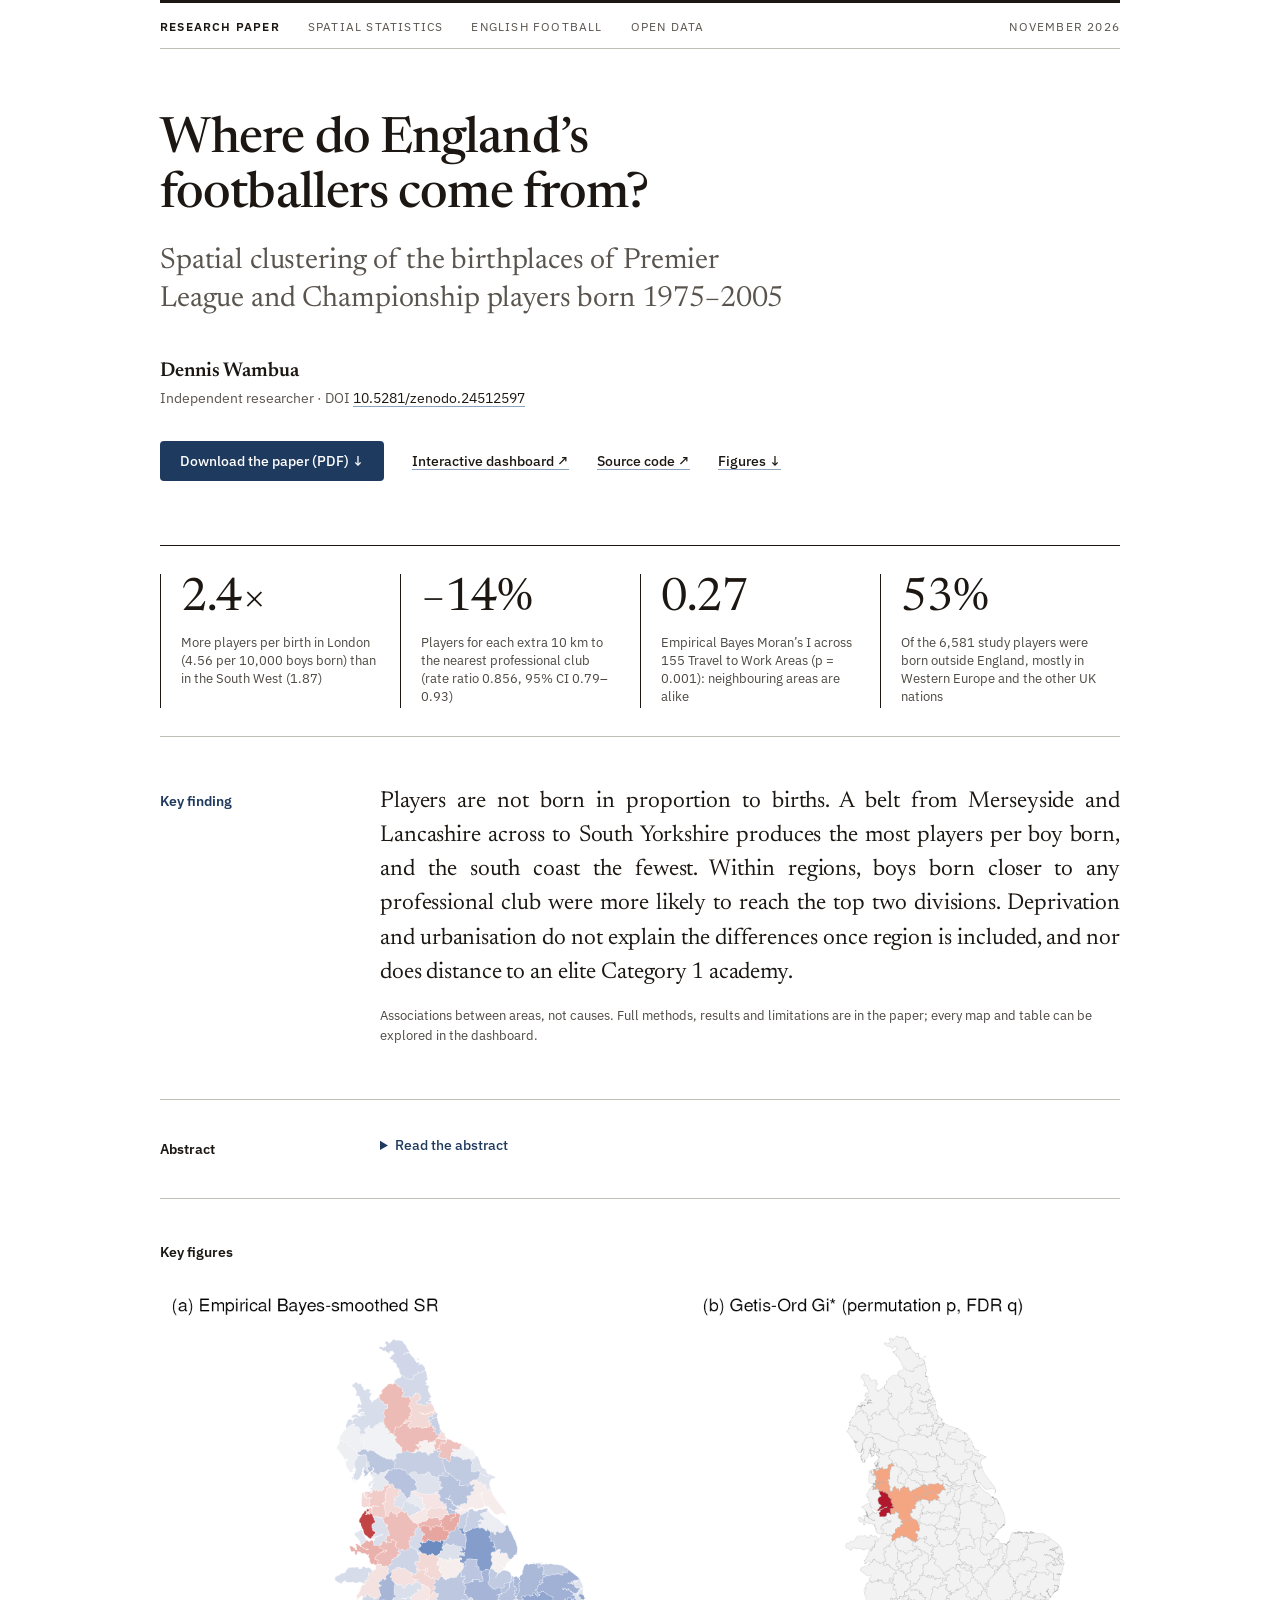
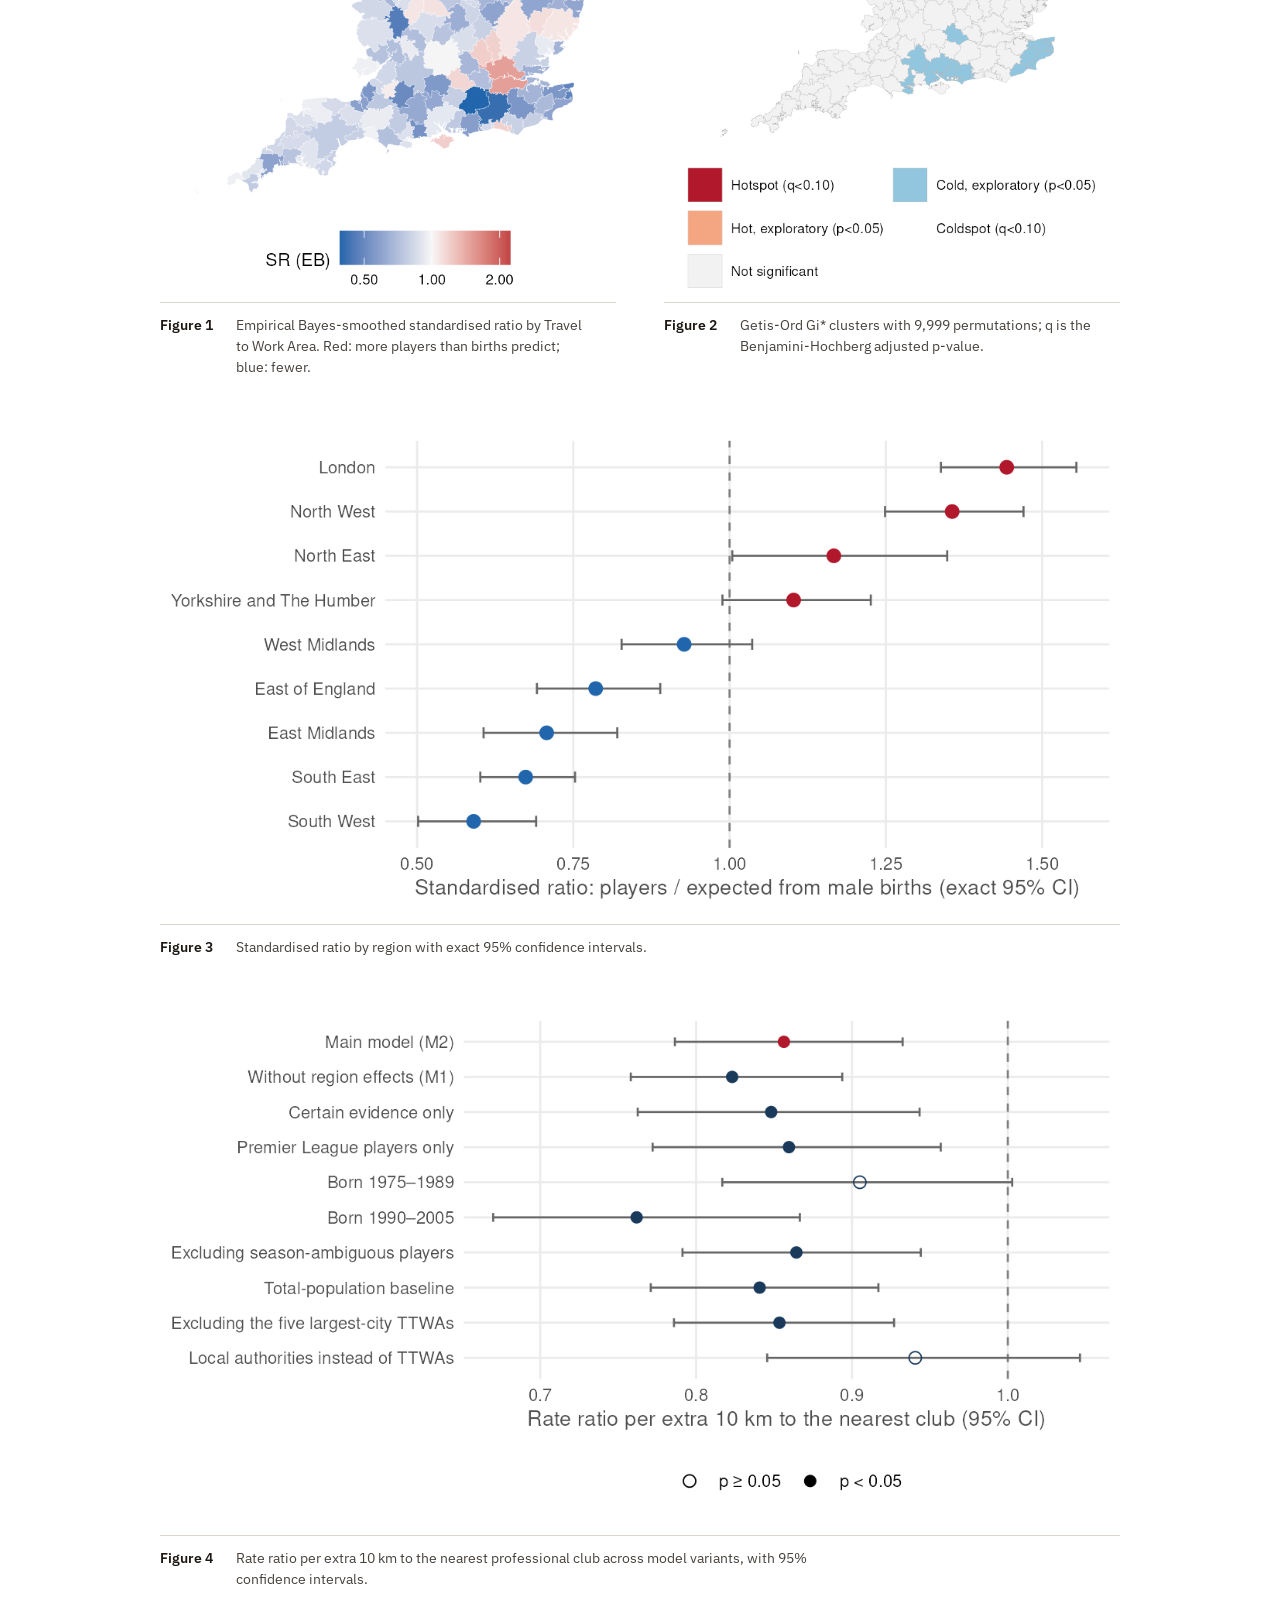
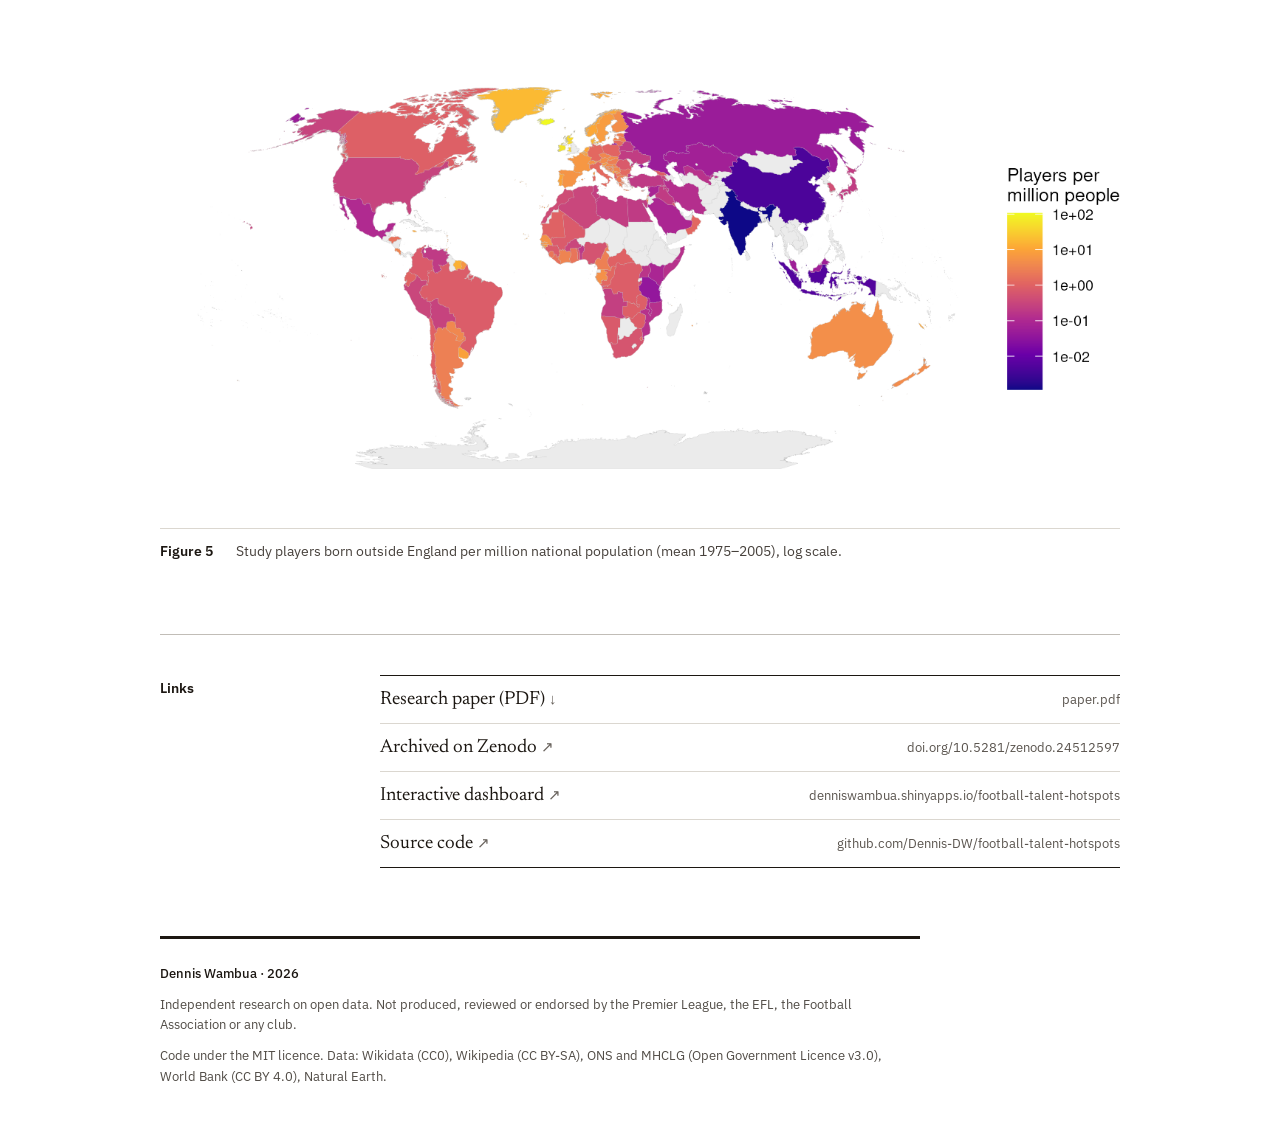
<file: site/index.html>
<!-- Generated by analysis/site/12_build_site.R from analysis/site/template.html. Do not edit. -->
<!DOCTYPE html>
<html lang="en">
<head>
<meta charset="utf-8">
<meta name="viewport" content="width=device-width, initial-scale=1">
<title>Where do England's footballers come from?</title>
<meta name="description" content="Where English-born Premier League and Championship players born 1975–2005 were born, compared with where boys were born. Spatial statistics on open data, with a research paper and an interactive dashboard.">
<meta property="og:title" content="Where do England's footballers come from?">
<meta property="og:description" content="Players are 2.4× as common per birth in London as in the South West, and each extra 10 km to a professional club means 14% fewer. Research paper, code and dashboard.">
<meta property="og:type" content="article">
<meta property="og:url" content="https://dennis-dw.github.io/football-talent-hotspots/">
<!-- Google Scholar (Highwire Press) tags: https://scholar.google.com/intl/en/scholar/inclusion.html -->
<meta name="citation_doi" content="10.5281/zenodo.24512597">
<meta name="DC.identifier" content="doi:10.5281/zenodo.24512597">
<meta name="citation_title" content="Where Do England's Footballers Come From? Spatial Clustering of the Birthplaces of Premier League and Championship Players Born 1975–2005">
<meta name="citation_author" content="Wambua, Dennis">
<meta name="citation_author_institution" content="Independent Researcher">
<meta name="citation_publication_date" content="2026/11/19">
<meta name="citation_language" content="en">
<meta name="citation_pdf_url" content="https://dennis-dw.github.io/football-talent-hotspots/paper.pdf">
<meta name="citation_abstract_html_url" content="https://dennis-dw.github.io/football-talent-hotspots/">
<meta name="citation_keywords" content="spatial epidemiology; football; talent identification; birthplace effect; Getis-Ord; Moran's I; negative binomial; England">
<meta name="DC.title" content="Where Do England's Footballers Come From? Spatial Clustering of the Birthplaces of Premier League and Championship Players Born 1975–2005">
<meta name="DC.creator" content="Wambua, Dennis">
<meta name="DC.date" content="2026-11-19">
<meta name="DC.type" content="Text.Preprint">
<link rel="canonical" href="https://dennis-dw.github.io/football-talent-hotspots/">
<meta property="og:image" content="https://dennis-dw.github.io/football-talent-hotspots/figures/fig_hospital.png">
<meta name="twitter:card" content="summary_large_image">
<link rel="preconnect" href="https://fonts.googleapis.com">
<link rel="preconnect" href="https://fonts.gstatic.com" crossorigin>
<link rel="stylesheet" href="https://fonts.googleapis.com/css2?family=IBM+Plex+Mono:wght@400&family=IBM+Plex+Sans:wght@400;500;600&family=Newsreader:ital,opsz,wght@0,6..72,300..700;1,6..72,300..700&display=swap">
<style>
:root{--accent:#1f3a5f;--hot:#b2182b;--paper:#ffffff;--ink:oklch(0.21 0.012 70);--ink2:oklch(0.45 0.012 70);--ink3:oklch(0.4 0.012 70);--ink4:oklch(0.33 0.012 70);--rule:oklch(0.8 0.01 80);--rule2:oklch(0.88 0.01 80);--box:#f8f9fa;--sans:'IBM Plex Sans',system-ui,sans-serif;--mono:'IBM Plex Mono',monospace}
*{box-sizing:border-box}
html{scroll-behavior:smooth}
body{margin:0;background:var(--paper);color:var(--ink);font-family:'Newsreader',Georgia,'Times New Roman',serif;font-optical-sizing:auto;-webkit-font-smoothing:antialiased;text-rendering:optimizeLegibility}
::selection{background:oklch(0.88 0.04 250)}
a{color:var(--ink);text-decoration-thickness:1px;text-underline-offset:3px;text-decoration-color:oklch(0.5 0.08 250 / .6)}
a:hover{color:var(--accent)}
.page{max-width:1040px;margin:0 auto;padding:0 40px 56px}
.mast{display:flex;flex-wrap:wrap;align-items:baseline;gap:6px 28px;padding:16px 0 14px;border-top:3px solid var(--ink);border-bottom:1px solid var(--rule);font-family:var(--sans);font-size:12px;letter-spacing:.1em;text-transform:uppercase;color:var(--ink2)}
.mast b{font-weight:600;color:var(--ink)}
.mast .date{margin-left:auto}
h1{margin:64px 0 0;max-width:900px;font-size:clamp(32px,5vw,50px);line-height:1.1;font-weight:500;letter-spacing:-.018em;text-wrap:balance}
h1 small{display:block;margin-top:20px;font-size:.58em;line-height:1.3;font-weight:400;letter-spacing:-.005em;color:var(--ink2)}
.authors{display:flex;flex-wrap:wrap;gap:16px 48px;margin-top:40px}
.author-name{font-size:20px;font-weight:600;line-height:1.3}
.author-meta{margin-top:4px;font-family:var(--sans);font-size:13.5px;line-height:1.5;color:var(--ink2)}
.actions{display:flex;flex-wrap:wrap;align-items:center;gap:14px 28px;margin-top:32px;font-family:var(--sans);font-size:14px;font-weight:500}
.btn{display:inline-block;padding:11px 20px;background:var(--accent);color:#fff;text-decoration:none;border-radius:4px}
.btn:hover{background:#162b47;color:#fff}
.stats{display:grid;grid-template-columns:repeat(auto-fit,minmax(min(100%,190px),1fr));gap:28px 0;margin-top:64px;padding:28px 0;border-top:1px solid var(--ink);border-bottom:1px solid var(--rule)}
.stat{padding:2px 24px 2px 20px;border-left:1px solid var(--ink)}
.stat-v{font-size:46px;line-height:1;font-weight:400;letter-spacing:-.025em;font-variant-numeric:lining-nums tabular-nums}
.stat-l{margin-top:12px;max-width:210px;font-family:var(--sans);font-size:13px;line-height:1.4;color:var(--ink3)}
.row{display:flex;flex-wrap:wrap;gap:14px 56px;padding:40px 0 44px;border-top:1px solid var(--rule)}
.row.first{border-top:none;padding:48px 0 52px}
.row.tight{padding:36px 0 40px}
.label{flex:1 1 150px;max-width:190px;padding-top:4px;font-family:var(--sans);font-size:13.5px;font-weight:600;line-height:1.35}
.label.accent{color:var(--accent)}
.body{flex:999 1 480px;min-width:0;max-width:740px}
.lead{margin:0;font-size:23px;line-height:1.48;letter-spacing:-.005em;text-align:justify;text-justify:inter-word;hyphens:auto;text-wrap:pretty}
.abstract{margin:0;font-size:18px;line-height:1.7;color:oklch(0.27 0.012 70);text-align:justify;text-justify:inter-word;hyphens:auto;text-wrap:pretty}
.note{margin:0;font-size:16px;line-height:1.65;color:oklch(0.38 0.012 70);text-align:justify;text-justify:inter-word;hyphens:auto;text-wrap:pretty}
.note code,td code{font-family:var(--mono);font-size:13px}
.scroll{overflow-x:auto}
table{width:100%;min-width:560px;border-collapse:collapse;font-size:16px;font-variant-numeric:lining-nums tabular-nums}
thead tr{border-top:2px solid var(--ink);border-bottom:1px solid var(--ink)}
th{padding:11px 12px;text-align:right;font-family:var(--sans);font-size:12px;font-weight:500;line-height:1.35;color:var(--ink3);vertical-align:bottom}
th:first-child,td:first-child{text-align:left;padding-left:0}
td{padding:9px 12px;text-align:right;border-bottom:1px solid var(--rule2);vertical-align:top}
tbody tr:last-child td{border-bottom:2px solid var(--ink)}
td.b{font-weight:600}
table.left th,table.left td{text-align:left;padding-left:0;padding-right:16px}
table.left th:not(:first-child),table.left td:not(:first-child){padding-left:12px}
details.abs summary{cursor:pointer;font-family:var(--sans);font-size:14px;font-weight:500;color:var(--accent)}
details.abs[open] summary{margin-bottom:14px}
.table-note{margin:16px 0 0;font-family:var(--sans);font-size:13px;line-height:1.6;color:var(--ink3);text-wrap:pretty}
.finding{display:flex;gap:20px;padding:24px 0;border-top:1px solid var(--rule2)}
.finding:first-child{padding-top:0;border-top:none}
.finding:last-child{padding-bottom:0}
.finding .n{flex:0 0 22px;padding-top:5px;font-family:var(--sans);font-size:13px;font-weight:600;font-variant-numeric:tabular-nums;color:var(--accent)}
.finding h3{margin:0;font-size:20px;font-weight:600;line-height:1.3;letter-spacing:-.005em}
.finding p{margin:8px 0 0;font-size:17px;line-height:1.62;color:var(--ink4);text-wrap:pretty}
.figs{padding:40px 0 20px;border-top:1px solid var(--rule)}
.figs .label{padding-bottom:28px;max-width:none}
figure{margin:0 0 52px}
figure img{display:block;width:100%;height:auto;mix-blend-mode:multiply}
.pair{display:grid;grid-template-columns:repeat(auto-fit,minmax(min(100%,320px),1fr));gap:44px 48px;align-items:start;margin:0 0 52px}
.pair figure{margin:0}
figcaption{display:flex;gap:18px;margin-top:14px;padding-top:12px;border-top:1px solid var(--rule2);font-family:var(--sans);font-size:13.5px;line-height:1.55;color:oklch(0.38 0.012 70)}
figcaption b{flex:0 0 58px;font-weight:600;color:var(--ink)}
figcaption span{max-width:640px;text-wrap:pretty}
.bib{border:1px solid var(--rule);border-radius:2px;background:var(--box)}
.bib-bar{display:flex;align-items:center;justify-content:space-between;padding:8px 8px 8px 18px;border-bottom:1px solid oklch(0.86 0.01 80);font-family:var(--sans);font-size:12px;letter-spacing:.08em;text-transform:uppercase;color:var(--ink3)}
.bib button{font-family:var(--sans);font-size:12.5px;font-weight:500;letter-spacing:0;text-transform:none;padding:5px 14px;border:1px solid var(--ink);border-radius:2px;background:transparent;color:var(--ink);cursor:pointer}
.bib button:hover{background:var(--ink);color:var(--paper)}
.bib pre{margin:0;padding:18px 18px 22px;overflow-x:auto;font-family:var(--mono);font-size:12.5px;line-height:1.75;color:oklch(0.25 0.012 70)}
.links{border-top:1px solid var(--ink)}
.links a{display:flex;flex-wrap:wrap;align-items:baseline;justify-content:space-between;gap:2px 20px;padding:14px 0;border-bottom:1px solid var(--rule2);text-decoration:none}
.links a:last-child{border-bottom-color:var(--ink)}
.links span:first-child{font-size:19px}
.links span:first-child i{font-style:normal;font-size:15px;color:oklch(0.5 0.012 70)}
.links span:last-child{font-family:var(--sans);font-size:12.5px;color:var(--ink2);overflow-wrap:anywhere}
footer{display:flex;flex-direction:column;gap:10px;margin-top:24px;padding-top:24px;border-top:3px solid var(--ink);max-width:760px;font-family:var(--sans);font-size:12.5px;line-height:1.65;color:oklch(0.42 0.012 70)}
footer p{margin:0;text-wrap:pretty}
footer p:first-child{font-weight:500;color:var(--ink)}
@media(max-width:560px){.page{padding:0 16px 40px}.stat-v{font-size:40px}.mast .date{margin-left:0}.lead,.abstract,.note{text-align:left;hyphens:manual}.lead{font-size:20px}}
</style>
</head>
<body>
<div class="page">

<div class="mast"><b>Research paper</b><span>Spatial statistics</span><span>English football</span><span>Open data</span><span class="date">November 2026</span></div>

<h1>Where do England&rsquo;s footballers come from?<small>Spatial clustering of the birthplaces of Premier League and Championship players born 1975&ndash;2005</small></h1>

<div class="authors"><div><div class="author-name">Dennis Wambua</div><div class="author-meta">Independent researcher &middot; DOI <a href="https://doi.org/10.5281/zenodo.24512597" target="_blank" rel="noopener">10.5281/zenodo.24512597</a></div></div></div>

<div class="actions">
<a class="btn" href="paper.pdf" target="_blank" rel="noopener">Download the paper (PDF)&nbsp;&darr;</a>
<a href="https://denniswambua.shinyapps.io/football-talent-hotspots/" target="_blank" rel="noopener">Interactive dashboard&nbsp;&nearr;</a>
<a href="https://github.com/Dennis-DW/football-talent-hotspots" target="_blank" rel="noopener">Source code&nbsp;&nearr;</a>
<a href="#figures">Figures&nbsp;&darr;</a>
</div>

<div class="stats">
<div class="stat"><div class="stat-v">2.4&times;</div><div class="stat-l">More players per birth in London (4.56 per 10,000 boys born) than in the South West (1.87)</div></div>
<div class="stat"><div class="stat-v">&minus;14%</div><div class="stat-l">Players for each extra 10 km to the nearest professional club (rate ratio 0.856, 95% CI 0.79&ndash;0.93)</div></div>
<div class="stat"><div class="stat-v">0.27</div><div class="stat-l">Empirical Bayes Moran&rsquo;s I across 155 Travel to Work Areas (p = 0.001): neighbouring areas are alike</div></div>
<div class="stat"><div class="stat-v">53%</div><div class="stat-l">Of the 6,581 study players were born outside England, mostly in Western Europe and the other UK nations</div></div>
</div>

<div class="row first"><div class="label accent" style="padding-top:7px">Key finding</div><div class="body"><p class="lead">Players are not born in proportion to births. A belt from Merseyside and Lancashire across to South Yorkshire produces the most players per boy born, and the south coast the fewest. Within regions, boys born closer to any professional club were more likely to reach the top two divisions. Deprivation and urbanisation do not explain the differences once region is included, and nor does distance to an elite Category&nbsp;1 academy.</p><p class="table-note">Associations between areas, not causes. Full methods, results and limitations are in the paper; every map and table can be explored in the dashboard.</p></div></div>

<div class="row tight"><div class="label">Abstract</div><div class="body"><details class="abs"><summary>Read the abstract</summary><p class="abstract">English football spends heavily on finding young players, yet it is not known whether the players who reach the top two divisions are born across England in proportion to births or in particular places. We ask where English-born men who played in the Premier League or the Championship were born, compared with where boys were born. From Wikidata and Wikipedia we identify 6,581 men born 1975&ndash;2005 with evidence of a league appearance at one of 78 top-two clubs since 1992; 3,081 were born in England and 3,017 can be placed on a map. Expected counts come from 9.54 million male births estimated from ONS mid-year populations. Players are 2.4 times as common per birth in London (4.56 per 10,000 male births) as in the South West (1.87), and 7 of 9 regions differ from England at p &lt; 0.05. Within regions, birthplaces are more clustered than births at distances up to 60&nbsp;km (inhomogeneous L-function, DCLF p = 0.02; births-only null p = 0.50). Across Travel to Work Areas (TTWAs) the Empirical Bayes Moran&rsquo;s I is 0.27 (p = 0.001), with high values in a belt from Merseyside and Lancashire across to South Yorkshire and low values along the south coast, but only one area (Warrington and Wigan, q = 0.062) comes close to passing a false discovery rate correction. In a negative binomial model with region effects, each extra 10&nbsp;km to the nearest professional club lowers the rate by 14% (rate ratio 0.856, 95% CI 0.79&ndash;0.93, p &lt; 0.001), while deprivation and urban share have no effect once region is included. For the 594 players born 1996&ndash;2005, who were of academy age after the 2012 academy reform, distance to any club matters (rate ratio 0.738) and distance to an elite Category 1 academy does not (0.998, p = 0.93). Of all 6,581 study players, 53% were born outside England, mostly in Western Europe and the other UK nations. Of the stated hypotheses, H0 (births alone explain the pattern) is rejected, H1 (individual hotspots and coldspots) is supported for the overall pattern but only weakly for named areas, and H2 (association with deprivation, urbanisation and proximity to clubs and academies) is supported for club proximity only. The results describe areas, not individuals.</p></details></div></div>

<div class="figs" id="figures"><div class="label">Key figures</div>
<div class="pair">
<figure><img src="figures/fig_ttwa_sr.png" alt="Map of England's Travel to Work Areas coloured by the smoothed ratio of players to expected players. Red areas, with more players than births predict, form a belt from Merseyside to South Yorkshire and include London; blue areas run along the south coast and through the rural South West and East Anglia." loading="lazy"><figcaption><b>Figure 1</b><span>Empirical Bayes-smoothed standardised ratio by Travel to Work Area. Red: more players than births predict; blue: fewer.</span></figcaption></figure>
<figure><img src="figures/fig_ttwa_gi.png" alt="Map of Getis-Ord Gi* clusters. Hot clusters lie in Lancashire, Greater Manchester and Yorkshire; cold clusters in Kent, Sussex, Hampshire and Wiltshire." loading="lazy"><figcaption><b>Figure 2</b><span>Getis-Ord Gi* clusters with 9,999 permutations; q is the Benjamini-Hochberg adjusted p-value.</span></figcaption></figure>
</div>
<figure><img src="figures/fig_regions.png" alt="Dot plot of the standardised ratio for the nine English regions with 95% confidence intervals. London and the North West are highest, the South West lowest." loading="lazy"><figcaption><b>Figure 3</b><span>Standardised ratio by region with exact 95% confidence intervals.</span></figcaption></figure>
<figure><img src="figures/fig_robustness.png" alt="Forest plot of the rate ratio per extra 10 km to the nearest club across 10 model variants; 8 are significantly below 1." loading="lazy"><figcaption><b>Figure 4</b><span>Rate ratio per extra 10&nbsp;km to the nearest professional club across model variants, with 95% confidence intervals.</span></figcaption></figure>
<figure><img src="figures/fig_world.png" alt="World map of study players born outside England per million national population, darker where there are more players per head." loading="lazy"><figcaption><b>Figure 5</b><span>Study players born outside England per million national population (mean 1975&ndash;2005), log scale.</span></figcaption></figure>
</div>

<div class="row"><div class="label">Links</div><div class="body"><div class="links">
<a href="paper.pdf" target="_blank" rel="noopener"><span>Research paper (PDF)&nbsp;<i>&darr;</i></span><span>paper.pdf</span></a>
<a href="https://doi.org/10.5281/zenodo.24512597" target="_blank" rel="noopener"><span>Archived on Zenodo&nbsp;<i>&nearr;</i></span><span>doi.org/10.5281/zenodo.24512597</span></a>
<a href="https://denniswambua.shinyapps.io/football-talent-hotspots/" target="_blank" rel="noopener"><span>Interactive dashboard&nbsp;<i>&nearr;</i></span><span>denniswambua.shinyapps.io/football-talent-hotspots</span></a>
<a href="https://github.com/Dennis-DW/football-talent-hotspots" target="_blank" rel="noopener"><span>Source code&nbsp;<i>&nearr;</i></span><span>github.com/Dennis-DW/football-talent-hotspots</span></a>
</div></div></div>

<footer>
<p>Dennis Wambua &middot; 2026</p>
<p>Independent research on open data. Not produced, reviewed or endorsed by the Premier League, the EFL, the Football Association or any club.</p>
<p>Code under the MIT licence. Data: Wikidata (CC0), Wikipedia (CC BY-SA), ONS and MHCLG (Open Government Licence v3.0), World Bank (CC BY 4.0), Natural Earth.</p>
</footer>
</div>
</body>
</html>
</file>
